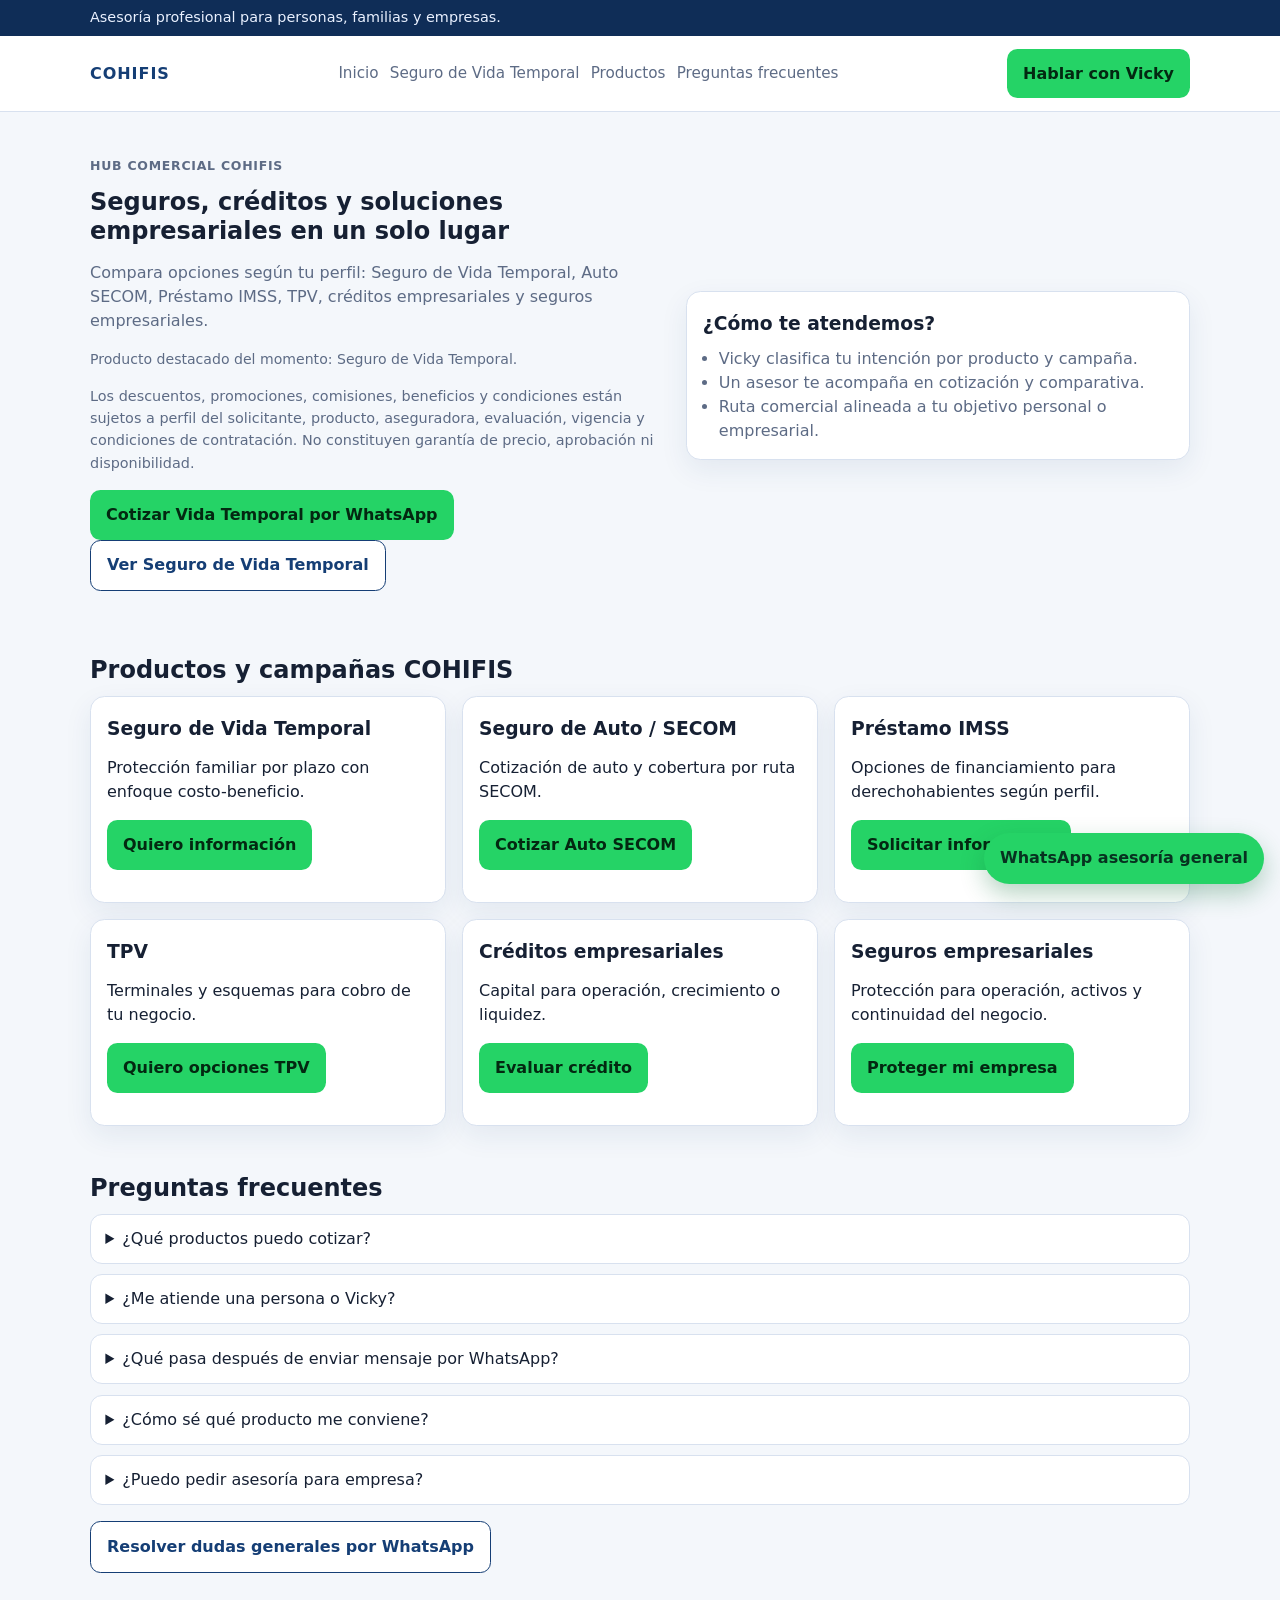
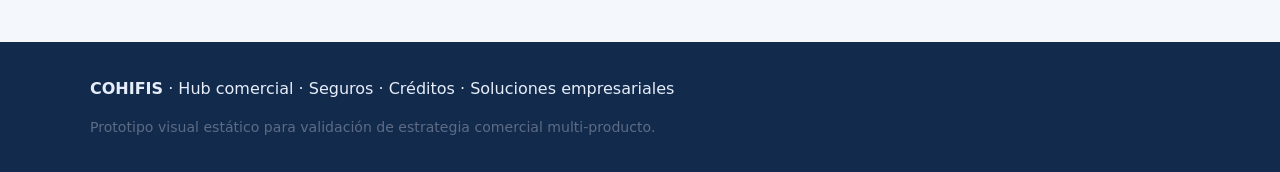
<file: prototype/index.html>
<!doctype html>
<html lang="es">
<head>
  <meta charset="utf-8" />
  <meta name="viewport" content="width=device-width, initial-scale=1" />
  <title>COHIFIS | Hub comercial de seguros, créditos y soluciones empresariales</title>
  <meta name="description" content="COHIFIS es tu hub comercial para seguros, créditos y soluciones empresariales. Destacamos Seguro de Vida Temporal y te guiamos por WhatsApp según producto y campaña." />
  <link rel="stylesheet" href="styles.css" />
</head>
<body>
  <div class="topbar">
    <div class="container">Asesoría profesional para personas, familias y empresas.</div>
  </div>
  <header class="header">
    <div class="container nav">
      <a class="brand" href="index.html">COHIFIS</a>
      <nav class="menu" aria-label="Navegación principal">
        <a href="index.html">Inicio</a>
        <a href="seguro-de-vida-temporal.html">Seguro de Vida Temporal</a>
        <a href="#productos">Productos</a>
        <a href="#faq">Preguntas frecuentes</a>
      </nav>
      <a class="btn btn-primary" href="https://wa.me/5216681855146?text=Hola%2C%20quiero%20asesor%C3%ADa%20general%20de%20productos%20COHIFIS%20desde%20el%20header%20de%20Inicio." target="_blank" rel="noopener">Hablar con Vicky</a>
    </div>
  </header>

  <main class="container">
    <section class="hero">
      <div class="grid hero-grid">
        <div>
          <p class="eyebrow">Hub comercial COHIFIS</p>
          <h1>Seguros, créditos y soluciones empresariales en un solo lugar</h1>
          <p>Compara opciones según tu perfil: Seguro de Vida Temporal, Auto SECOM, Préstamo IMSS, TPV, créditos empresariales y seguros empresariales.</p>
          <p class="note">Producto destacado del momento: Seguro de Vida Temporal.</p>
          <p class="disclaimer">Los descuentos, promociones, comisiones, beneficios y condiciones están sujetos a perfil del solicitante, producto, aseguradora, evaluación, vigencia y condiciones de contratación. No constituyen garantía de precio, aprobación ni disponibilidad.</p>
          <p>
            <a class="btn btn-primary" href="https://wa.me/5216681855146?text=Hola%2C%20quiero%20cotizar%20Seguro%20de%20Vida%20Temporal%20desde%20el%20hero%20de%20Inicio%20en%20cohifis.com." target="_blank" rel="noopener">Cotizar Vida Temporal por WhatsApp</a>
            <a class="btn btn-secondary" href="seguro-de-vida-temporal.html">Ver Seguro de Vida Temporal</a>
          </p>
        </div>
        <div class="card">
          <h3>¿Cómo te atendemos?</h3>
          <ul class="list-clean">
            <li>Vicky clasifica tu intención por producto y campaña.</li>
            <li>Un asesor te acompaña en cotización y comparativa.</li>
            <li>Ruta comercial alineada a tu objetivo personal o empresarial.</li>
          </ul>
        </div>
      </div>
    </section>

    <section class="section" id="productos">
      <h2>Productos y campañas COHIFIS</h2>
      <div class="grid benefits-grid">
        <article class="card"><h3>Seguro de Vida Temporal</h3><p>Protección familiar por plazo con enfoque costo-beneficio.</p><p><a class="btn btn-primary" href="https://wa.me/5216681855146?text=Hola%2C%20quiero%20informaci%C3%B3n%20de%20Seguro%20de%20Vida%20Temporal%20desde%20el%20bloque%20de%20productos%20de%20Inicio%20en%20cohifis.com." target="_blank" rel="noopener">Quiero información</a></p></article>
        <article class="card"><h3>Seguro de Auto / SECOM</h3><p>Cotización de auto y cobertura por ruta SECOM.</p><p><a class="btn btn-primary" href="https://wa.me/5216683211342?text=Hola%2C%20quiero%20cotizar%20Seguro%20de%20Auto%20SECOM%20desde%20el%20bloque%20de%20productos%20de%20Inicio%20en%20cohifis.com." target="_blank" rel="noopener">Cotizar Auto SECOM</a></p></article>
        <article class="card"><h3>Préstamo IMSS</h3><p>Opciones de financiamiento para derechohabientes según perfil.</p><p><a class="btn btn-primary" href="https://wa.me/5216681855146?text=Hola%2C%20quiero%20informaci%C3%B3n%20sobre%20Pr%C3%A9stamo%20IMSS%20desde%20el%20bloque%20de%20productos%20de%20Inicio%20en%20cohifis.com." target="_blank" rel="noopener">Solicitar información</a></p></article>
        <article class="card"><h3>TPV</h3><p>Terminales y esquemas para cobro de tu negocio.</p><p><a class="btn btn-primary" href="https://wa.me/5216681855146?text=Hola%2C%20quiero%20informaci%C3%B3n%20sobre%20TPV%20para%20mi%20negocio%20desde%20el%20bloque%20de%20productos%20de%20Inicio%20en%20cohifis.com." target="_blank" rel="noopener">Quiero opciones TPV</a></p></article>
        <article class="card"><h3>Créditos empresariales</h3><p>Capital para operación, crecimiento o liquidez.</p><p><a class="btn btn-primary" href="https://wa.me/5216681855146?text=Hola%2C%20quiero%20informaci%C3%B3n%20sobre%20Cr%C3%A9ditos%20empresariales%20desde%20el%20bloque%20de%20productos%20de%20Inicio%20en%20cohifis.com." target="_blank" rel="noopener">Evaluar crédito</a></p></article>
        <article class="card"><h3>Seguros empresariales</h3><p>Protección para operación, activos y continuidad del negocio.</p><p><a class="btn btn-primary" href="https://wa.me/5216681855146?text=Hola%2C%20quiero%20informaci%C3%B3n%20sobre%20Seguros%20empresariales%20desde%20el%20bloque%20de%20productos%20de%20Inicio%20en%20cohifis.com." target="_blank" rel="noopener">Proteger mi empresa</a></p></article>
      </div>
    </section>

    <section class="section details" id="faq">
      <h2>Preguntas frecuentes</h2>
      <details><summary>¿Qué productos puedo cotizar?</summary><p>Puedes cotizar Seguro de Vida Temporal, Seguro de Auto SECOM, Préstamo IMSS, TPV, créditos empresariales y seguros empresariales.</p></details>
      <details><summary>¿Me atiende una persona o Vicky?</summary><p>Vicky recibe y clasifica tu solicitud; después, un asesor humano te acompaña en el proceso de cotización y decisión.</p></details>
      <details><summary>¿Qué pasa después de enviar mensaje por WhatsApp?</summary><p>Se valida tu intención, se solicitan datos básicos y se comparte una ruta de opciones según el producto que te interesa.</p></details>
      <details><summary>¿Cómo sé qué producto me conviene?</summary><p>Te orientamos con preguntas de contexto personal o empresarial para recomendar la ruta comercial más adecuada.</p></details>
      <details><summary>¿Puedo pedir asesoría para empresa?</summary><p>Sí. Puedes solicitar apoyo para TPV, créditos empresariales y seguros empresariales desde este mismo canal.</p></details>
      <p><a class="btn btn-secondary" href="https://wa.me/5216681855146?text=Hola%2C%20quiero%20que%20me%20orienten%20sobre%20qu%C3%A9%20producto%20me%20conviene%20desde%20el%20FAQ%20de%20Inicio%20en%20cohifis.com." target="_blank" rel="noopener">Resolver dudas generales por WhatsApp</a></p>
    </section>
  </main>

  <footer class="footer">
    <div class="container">
      <p><strong>COHIFIS</strong> · Hub comercial · Seguros · Créditos · Soluciones empresariales</p>
      <p class="note">Prototipo visual estático para validación de estrategia comercial multi-producto.</p>
    </div>
  </footer>

  <a class="float-wa" href="https://wa.me/5216681855146?text=Hola%2C%20quiero%20que%20me%20ayuden%20a%20elegir%20el%20producto%20adecuado%20desde%20cohifis.com" target="_blank" rel="noopener">WhatsApp asesoría general</a>
</body>
</html>
</file>
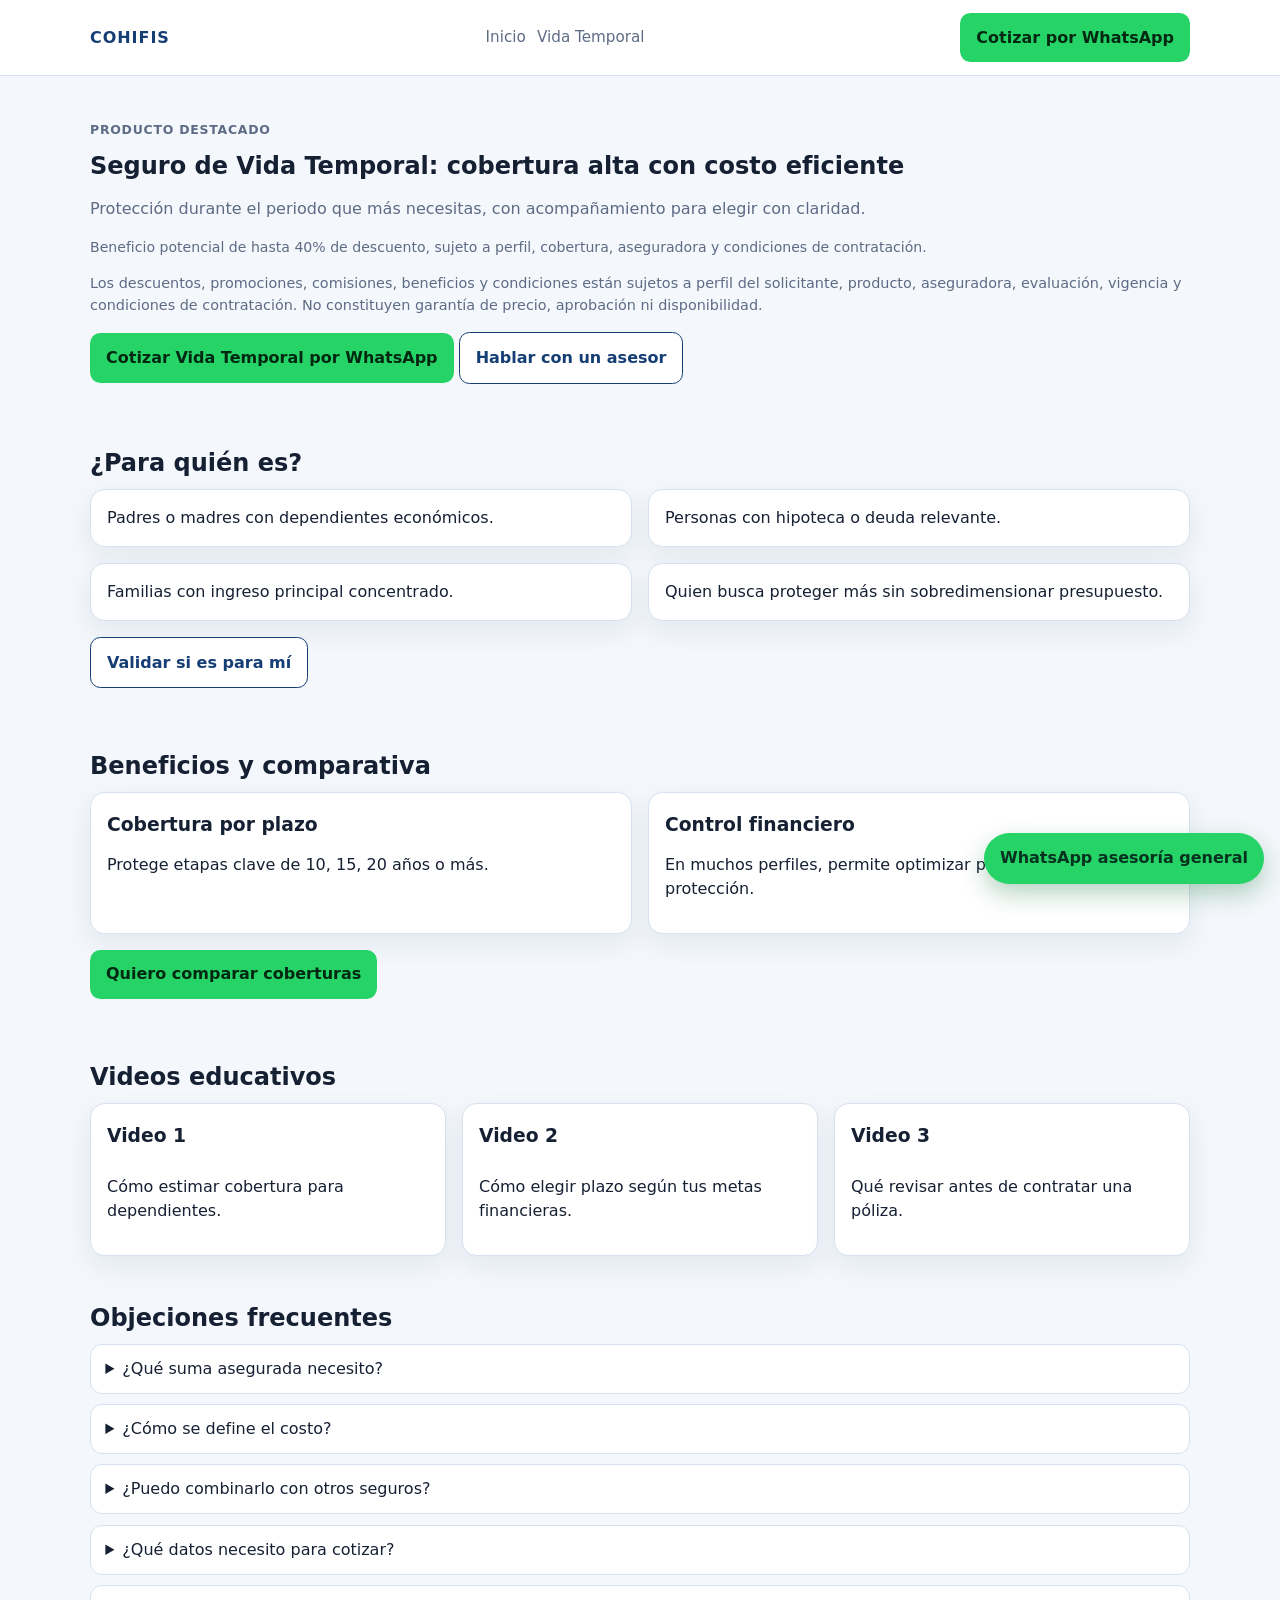
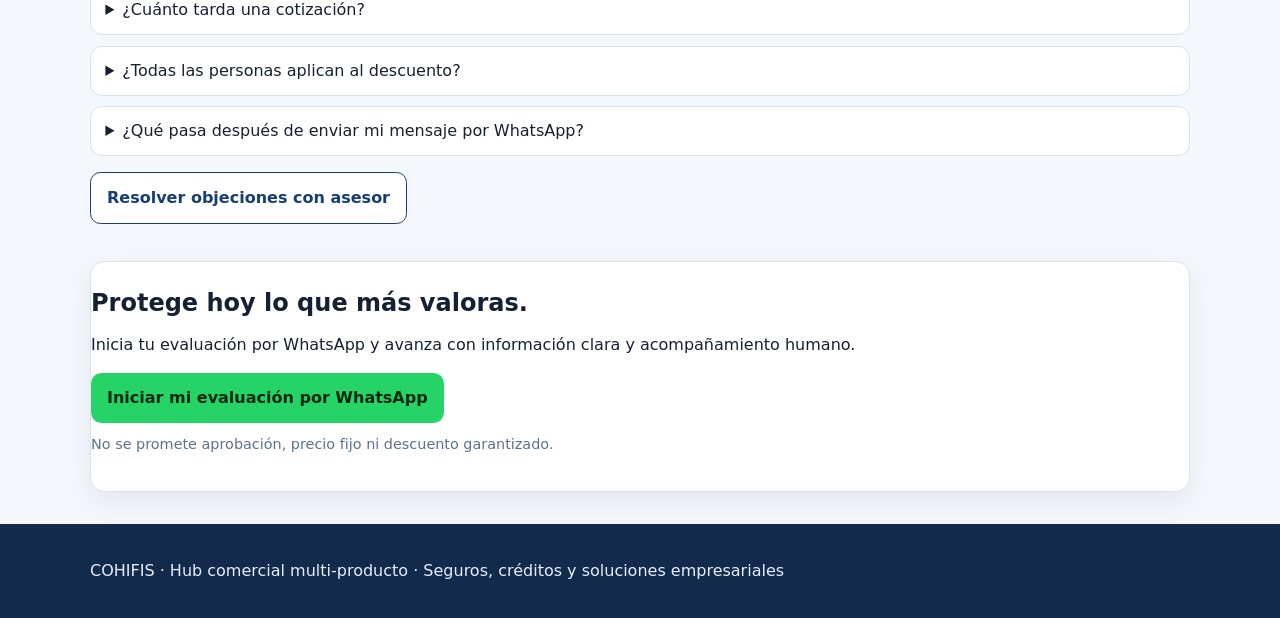
<file: prototype/seguro-de-vida-temporal.html>
<!doctype html>
<html lang="es">
<head>
  <meta charset="utf-8" />
  <meta name="viewport" content="width=device-width, initial-scale=1" />
  <title>Seguro de Vida Temporal | COHIFIS</title>
  <meta name="description" content="Conoce cómo funciona el Seguro de Vida Temporal y compáralo con acompañamiento profesional por WhatsApp." />
  <link rel="stylesheet" href="styles.css" />
</head>
<body>
  <header class="header">
    <div class="container nav">
      <a class="brand" href="index.html">COHIFIS</a>
      <nav class="menu">
        <a href="index.html">Inicio</a>
        <a href="seguro-de-vida-temporal.html">Vida Temporal</a>
      </nav>
      <a class="btn btn-primary" href="https://wa.me/5216681855146?text=Hola%2C%20quiero%20cotizar%20Seguro%20de%20Vida%20Temporal%20desde%20el%20header%20de%20la%20p%C3%A1gina%20de%20Vida%20Temporal%20en%20cohifis.com." target="_blank" rel="noopener">Cotizar por WhatsApp</a>
    </div>
  </header>

  <main class="container">
    <section class="hero">
      <p class="eyebrow">Producto destacado</p>
      <h1>Seguro de Vida Temporal: cobertura alta con costo eficiente</h1>
      <p>Protección durante el periodo que más necesitas, con acompañamiento para elegir con claridad.</p>
      <p class="note">Beneficio potencial de hasta 40% de descuento, sujeto a perfil, cobertura, aseguradora y condiciones de contratación.</p>
      <p class="disclaimer">Los descuentos, promociones, comisiones, beneficios y condiciones están sujetos a perfil del solicitante, producto, aseguradora, evaluación, vigencia y condiciones de contratación. No constituyen garantía de precio, aprobación ni disponibilidad.</p>
      <p>
        <a class="btn btn-primary" href="https://wa.me/5216681855146?text=Hola%2C%20quiero%20cotizar%20Seguro%20de%20Vida%20Temporal%20desde%20el%20Hero%20de%20esta%20p%C3%A1gina." target="_blank" rel="noopener">Cotizar Vida Temporal por WhatsApp</a>
        <a class="btn btn-secondary" href="https://wa.me/5216681855146?text=Hola%2C%20quiero%20hablar%20con%20un%20asesor%20sobre%20Vida%20Temporal%20desde%20el%20Hero." target="_blank" rel="noopener">Hablar con un asesor</a>
      </p>
    </section>

    <section class="section">
      <h2>¿Para quién es?</h2>
      <div class="grid two-col">
        <article class="card">Padres o madres con dependientes económicos.</article>
        <article class="card">Personas con hipoteca o deuda relevante.</article>
        <article class="card">Familias con ingreso principal concentrado.</article>
        <article class="card">Quien busca proteger más sin sobredimensionar presupuesto.</article>
      </div>
      <p><a class="btn btn-secondary" href="https://wa.me/5216681855146?text=Hola%2C%20quiero%20validar%20si%20Vida%20Temporal%20es%20para%20m%C3%AD%20desde%20el%20bloque%20de%20perfil." target="_blank" rel="noopener">Validar si es para mí</a></p>
    </section>

    <section class="section">
      <h2>Beneficios y comparativa</h2>
      <div class="grid two-col">
        <article class="card"><h3>Cobertura por plazo</h3><p>Protege etapas clave de 10, 15, 20 años o más.</p></article>
        <article class="card"><h3>Control financiero</h3><p>En muchos perfiles, permite optimizar presupuesto de protección.</p></article>
      </div>
      <p><a class="btn btn-primary" href="https://wa.me/5216681855146?text=Hola%2C%20vengo%20del%20bloque%20de%20beneficios%20de%20Vida%20Temporal%20y%20quiero%20comparar%20coberturas." target="_blank" rel="noopener">Quiero comparar coberturas</a></p>
    </section>

    <section class="section video-grid">
      <h2>Videos educativos</h2>
      <div class="grid video-grid">
        <article class="card"><h3>Video 1</h3><p>Cómo estimar cobertura para dependientes.</p></article>
        <article class="card"><h3>Video 2</h3><p>Cómo elegir plazo según tus metas financieras.</p></article>
        <article class="card"><h3>Video 3</h3><p>Qué revisar antes de contratar una póliza.</p></article>
      </div>
    </section>

    <section class="section details">
      <h2>Objeciones frecuentes</h2>
      <details><summary>¿Qué suma asegurada necesito?</summary><p>Se define según ingresos, deuda y dependientes económicos.</p></details>
      <details><summary>¿Cómo se define el costo?</summary><p>Depende de perfil, cobertura, plazo y condiciones de contratación.</p></details>
      <details><summary>¿Puedo combinarlo con otros seguros?</summary><p>Sí, se puede revisar una estrategia complementaria según tu situación.</p></details>
      <details><summary>¿Qué datos necesito para cotizar?</summary><p>Edad, ocupación, hábitos de salud, monto de cobertura aproximado y plazo de protección.</p></details>
      <details><summary>¿Cuánto tarda una cotización?</summary><p>Normalmente recibes un estimado inicial por WhatsApp en poco tiempo y luego se afina con tus datos.</p></details>
      <details><summary>¿Todas las personas aplican al descuento?</summary><p>No. La elegibilidad al descuento depende del perfil del solicitante y condiciones vigentes de cada aseguradora.</p></details>
      <details><summary>¿Qué pasa después de enviar mi mensaje por WhatsApp?</summary><p>Te contactamos para entender tu objetivo, solicitar datos clave y compartir opciones comparadas.</p></details>
      <p><a class="btn btn-secondary" href="https://wa.me/5216681855146?text=Hola%2C%20vengo%20del%20bloque%20de%20objeciones%20de%20Vida%20Temporal%20y%20quiero%20resolver%20mis%20dudas." target="_blank" rel="noopener">Resolver objeciones con asesor</a></p>
    </section>

    <section class="section card">
      <h2>Protege hoy lo que más valoras.</h2>
      <p>Inicia tu evaluación por WhatsApp y avanza con información clara y acompañamiento humano.</p>
      <a class="btn btn-primary" href="https://wa.me/5216681855146?text=Hola%2C%20vengo%20del%20CTA%20final%20de%20Vida%20Temporal%20y%20quiero%20iniciar%20mi%20evaluaci%C3%B3n." target="_blank" rel="noopener">Iniciar mi evaluación por WhatsApp</a>
      <p class="disclaimer">No se promete aprobación, precio fijo ni descuento garantizado.</p>
    </section>
  </main>

  <footer class="footer">
    <div class="container"><p>COHIFIS · Hub comercial multi-producto · Seguros, créditos y soluciones empresariales</p></div>
  </footer>

  <a class="float-wa" href="https://wa.me/5216681855146?text=Hola%2C%20quiero%20que%20me%20ayuden%20a%20elegir%20el%20producto%20adecuado%20desde%20cohifis.com" target="_blank" rel="noopener">WhatsApp asesoría general</a>
</body>
</html>
</file>
<file: prototype/styles.css>
:root {
  --bg: #f4f7fb;
  --surface: #ffffff;
  --text: #162033;
  --muted: #5d6b85;
  --primary: #153e75;
  --accent: #1f7a4c;
  --accent-2: #25d366;
  --border: #d8e1ef;
  --shadow: 0 10px 28px rgba(21, 62, 117, 0.08);
}
* { box-sizing: border-box; }
body {
  margin: 0;
  font-family: Inter, system-ui, -apple-system, Segoe UI, Roboto, Arial, sans-serif;
  background: var(--bg);
  color: var(--text);
  line-height: 1.5;
}
.container { width: min(1100px, 92%); margin: 0 auto; }
.topbar { background: #0f2d57; color: #eaf1ff; font-size: .9rem; padding: .45rem 0; }
.header { background: var(--surface); position: sticky; top: 0; z-index: 20; border-bottom: 1px solid var(--border); }
.nav { display: flex; align-items: center; justify-content: space-between; padding: .8rem 0; gap: .8rem; }
.brand { font-weight: 800; letter-spacing: .06em; text-decoration: none; color: var(--primary); }
.menu { display: flex; gap: .7rem; flex-wrap: wrap; }
.menu a { color: var(--muted); text-decoration: none; font-size: .95rem; }
.btn { display: inline-block; padding: .8rem 1rem; border-radius: .65rem; text-decoration: none; font-weight: 700; }
.btn-primary { background: var(--accent-2); color: #032811; }
.btn-secondary { border: 1px solid var(--primary); color: var(--primary); background: #fff; }
.hero { padding: 2rem 0 1.4rem; }
.eyebrow { color: var(--primary); font-weight: 700; text-transform: uppercase; font-size: .78rem; letter-spacing: .06em; }
h1, h2, h3 { line-height: 1.2; margin: .3rem 0 .7rem; }
.hero p { color: var(--muted); }
.grid { display: grid; gap: 1rem; }
.card { background: var(--surface); border: 1px solid var(--border); border-radius: .9rem; padding: 1rem; box-shadow: var(--shadow); }
.section { padding: 1.35rem 0; }
.list-clean { margin: .5rem 0 0; padding-left: 1rem; color: var(--muted); }
.note { font-size: .88rem; color: var(--muted); }
.details details { background: var(--surface); border: 1px solid var(--border); border-radius: .75rem; padding: .75rem .9rem; margin-bottom: .65rem; }
.video-grid .card { min-height: 140px; display: flex; flex-direction: column; justify-content: center; }
.footer { background: #122b4d; color: #e7edfa; padding: 1.2rem 0; margin-top: 2rem; }
.footer a { color: #c9d8f5; text-decoration: none; }
.disclaimer { font-size: .9rem; line-height: 1.55; color: #5d6f90; margin-top: .6rem; }
.float-wa {
  position: fixed; right: 16px; bottom: 16px; z-index: 50;
  background: #25d366; color: #073220; font-weight: 800;
  padding: .85rem 1rem; border-radius: 999px; text-decoration: none;
  box-shadow: 0 10px 24px rgba(16, 114, 55, .3);
}
@media (min-width: 800px) {
  .hero-grid { grid-template-columns: 1.15fr 1fr; align-items: center; }
  .benefits-grid { grid-template-columns: repeat(3, 1fr); }
  .two-col { grid-template-columns: repeat(2, 1fr); }
  .video-grid { grid-template-columns: repeat(3, 1fr); }
}
</file>
